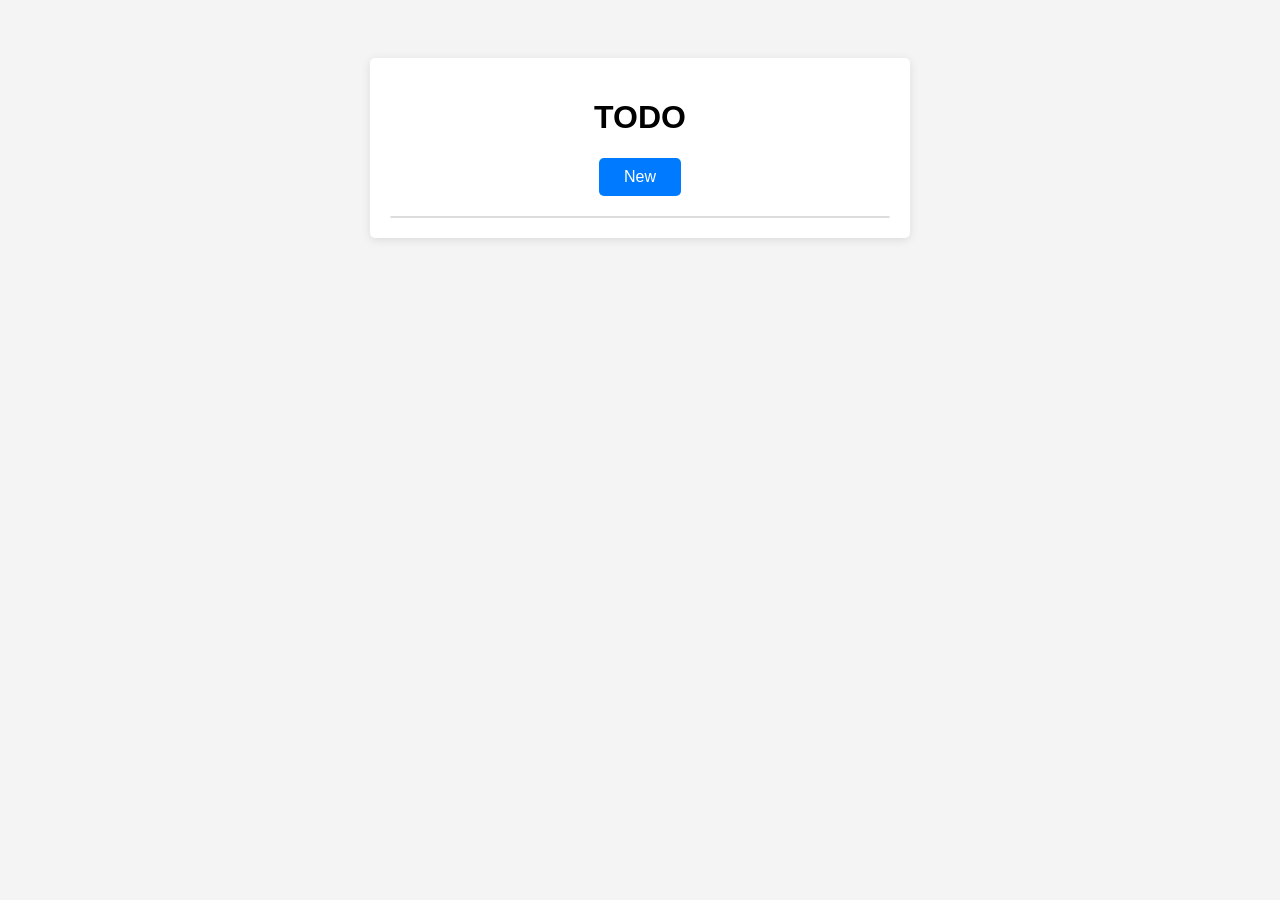
<file: cell03/ex03/index.html>
<!DOCTYPE html>
<html lang="en">
<head>
    <meta charset="UTF-8">
    <meta name="viewport" content="width=device-width, initial-scale=1.0">
    <title>To Do or Not To Do</title>
    <link rel="stylesheet" href="style.css">
    <script src="todo.js" defer></script>
</head>
<body>
    <div class="main-container">
        <h1>TODO</h1>
        <button id="new-todo-btn">New</button>
        <div id="ft_list"></div>
    </div>
</body>
</html>
</file>
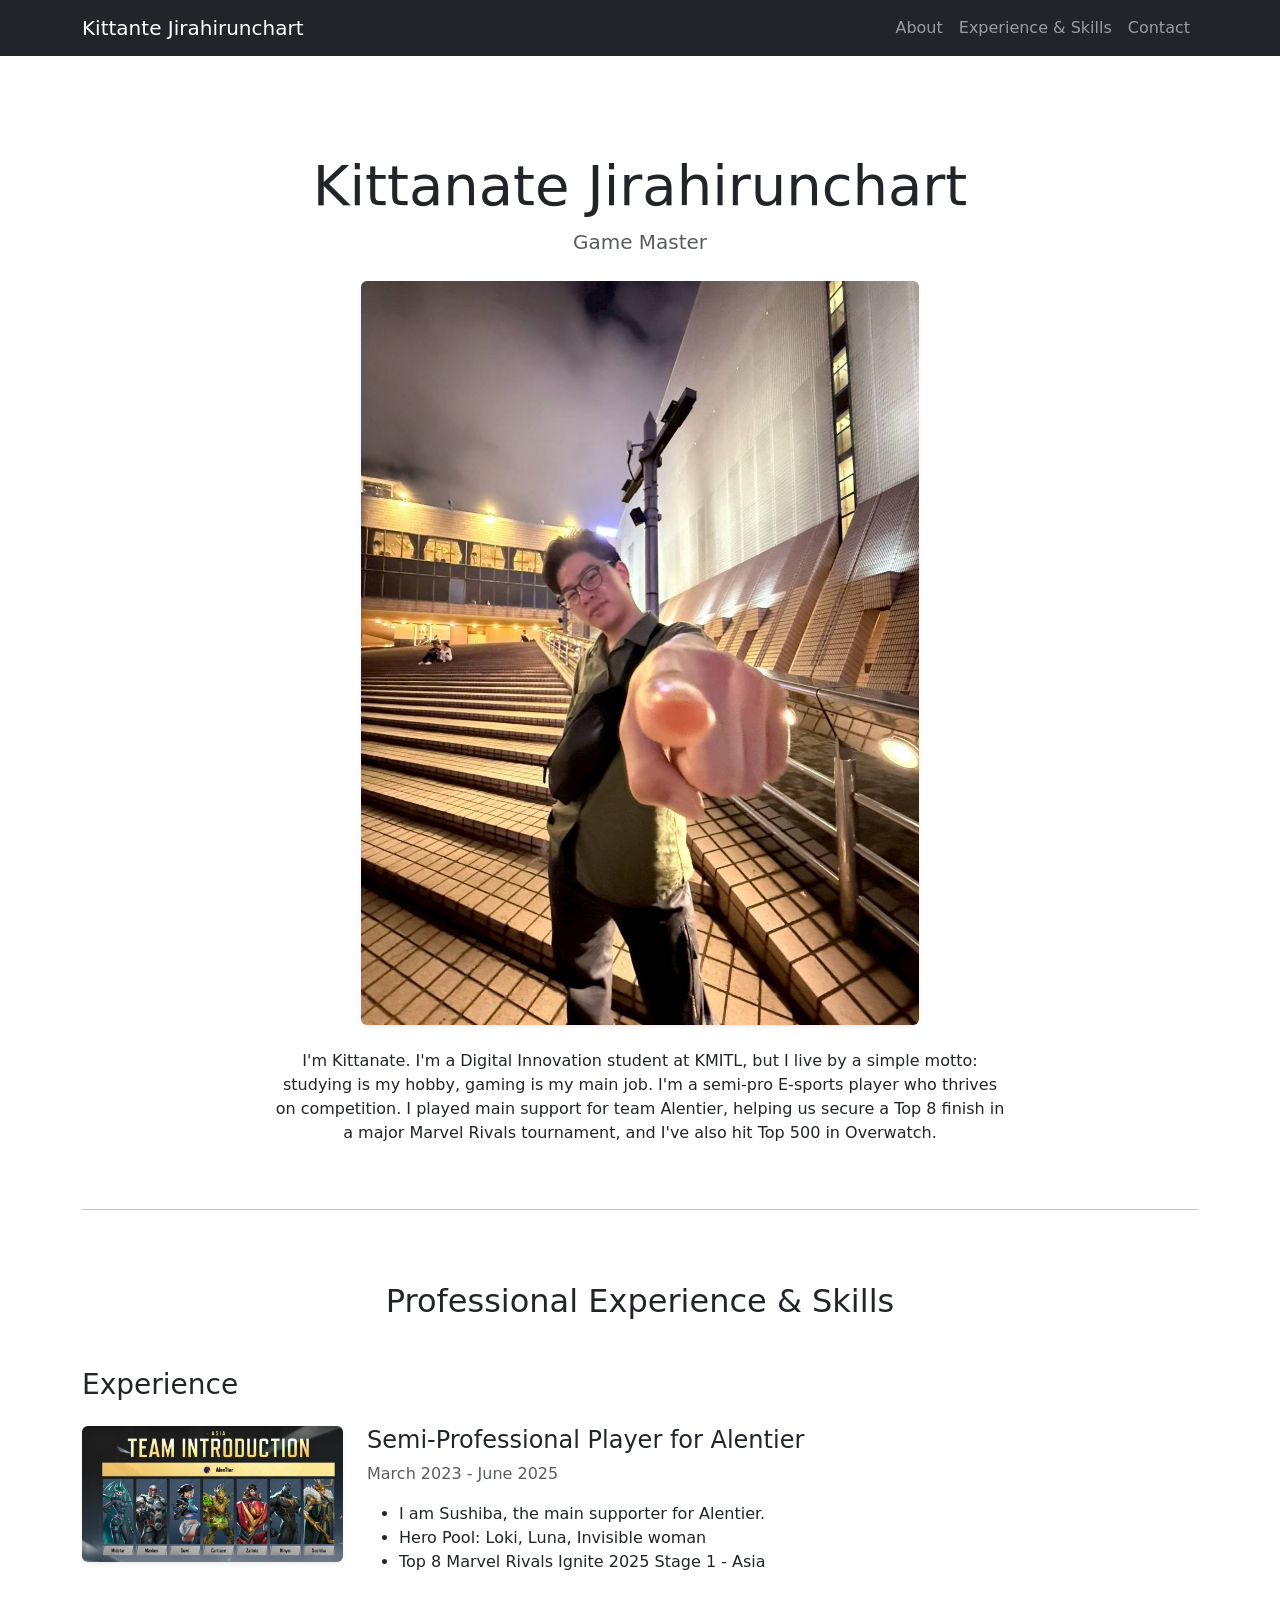
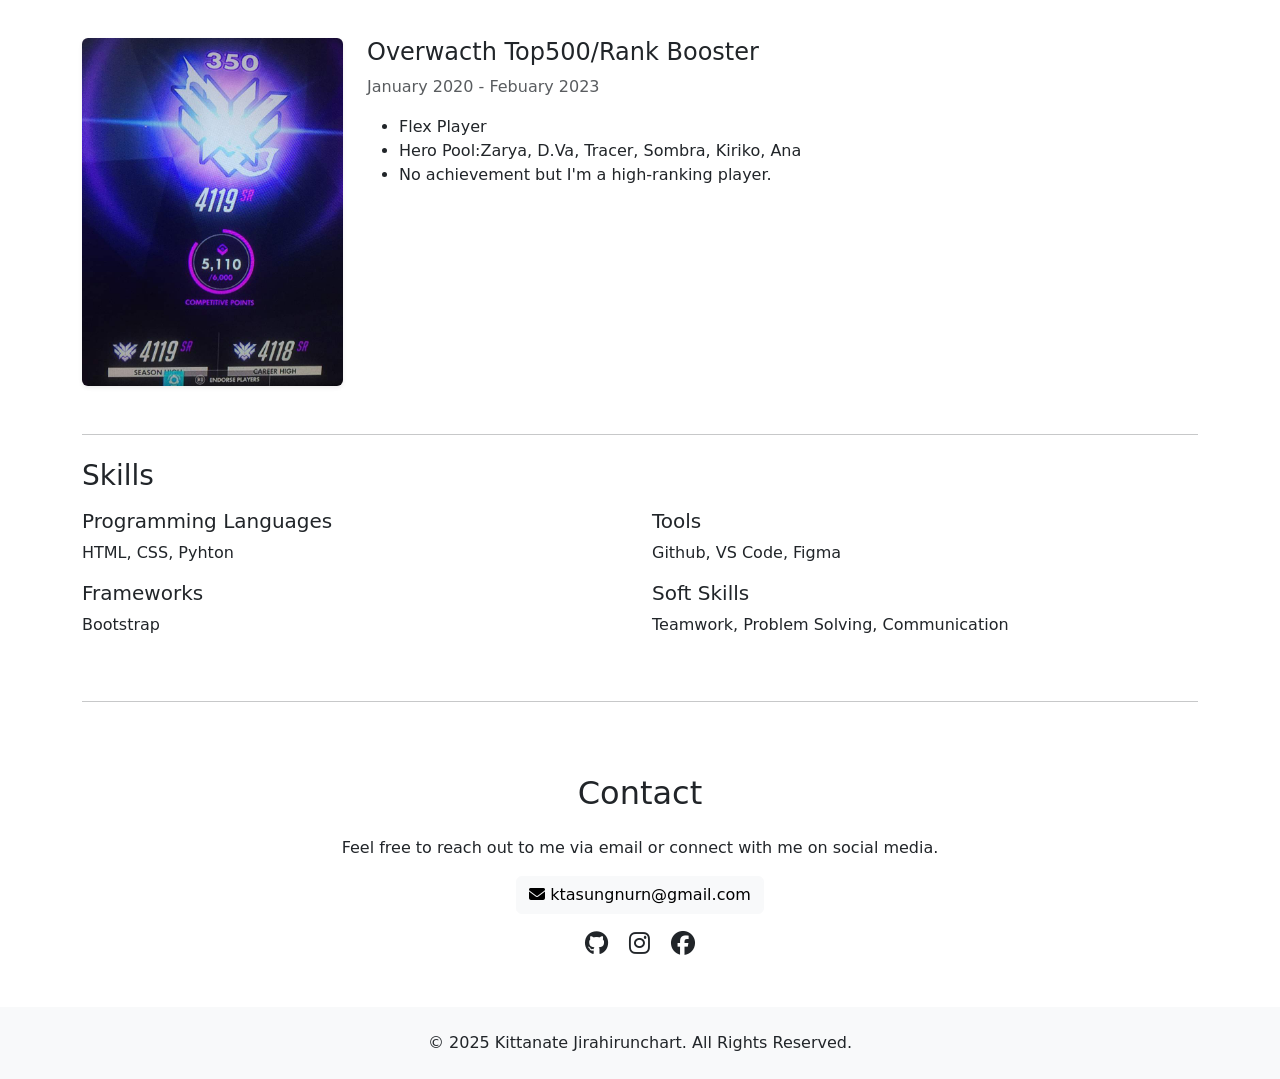
<file: rush/kjirahir.html>
<!DOCTYPE html>
<html lang="en">
<head>
    <meta charset="UTF-8">
    <meta name="viewport" content="width=device-width, initial-scale=1.0">
    <title>Kittante Jirahirunchart - GM</title>
    <link href="https://cdn.jsdelivr.net/npm/bootstrap@5.3.2/dist/css/bootstrap.min.css" rel="stylesheet">
    <link rel="stylesheet" href="https://cdnjs.cloudflare.com/ajax/libs/font-awesome/6.5.1/css/all.min.css">
    <style>
        body {
            padding-top: 56px;
        }
        section {
            scroll-margin-top: 56px;
        }
        
    </style>
</head>
<body>

    <nav class="navbar navbar-expand-lg navbar-dark bg-dark fixed-top">
        <div class="container">
            <a class="navbar-brand" href="index.html">Kittante Jirahirunchart</a>
            <button class="navbar-toggler" type="button" data-bs-toggle="collapse" data-bs-target="#navbarNav" aria-controls="navbarNav" aria-expanded="false" aria-label="Toggle navigation">
                <span class="navbar-toggler-icon"></span>
            </button>
            <div class="collapse navbar-collapse" id="navbarNav">
                <ul class="navbar-nav ms-auto">
                    <li class="nav-item">
                        <a class="nav-link" href="#about">About</a>
                    </li>
                    <li class="nav-item">
                        <a class="nav-link" href="#experience">Experience & Skills</a>
                    </li>
                    <li class="nav-item">
                        <a class="nav-link" href="#contact">Contact</a>
                    </li>
                </ul>
            </div>
        </div>
    </nav>

    <div class="container mt-5">

        <section id="about" class="pt-5 text-center">
            <h1 class="display-4">Kittanate Jirahirunchart</h1>
            <p class="lead text-muted">Game Master</p>
            
            <div class="my-4 w-50 mx-auto"> <img src="imgs/sushiba.jpg" class="img-fluid rounded shadow-sm" alt="A banner image representing your work or personality">
            </div>

            <div class="row justify-content-center">
                <div class="col-lg-8">
                    <p> I'm Kittanate. I'm a Digital Innovation student at KMITL, but I live by a simple motto: studying is my hobby, gaming is my main job.
                        I'm a semi-pro E-sports player who thrives on competition. I played main support for team Alentier, helping us secure a Top 8 finish in a major Marvel Rivals tournament, and I've also hit Top 500 in Overwatch.</p>
                </div>
            </div>
        </section>

        <hr class="my-5">

        <section id="experience" class="pt-4">
            <h2 class="mb-5 text-center">Professional Experience & Skills</h2>
            
            <h3 class="mb-4">Experience</h3>

            <div class="mb-5">
                <div class="row">
                    <div class="col-md-3 text-center mb-3 mb-md-0">
                        <img src="imgs/marvel.png" alt="Marvel Rivals game logo" class="img-fluid rounded shadow-sm">
                    </div>
                    <div class="col-md-9">
                        <h4>Semi-Professional Player for Alentier</h4>
                        <p class="text-muted">March 2023 - June 2025</p>
                        <ul>
                            <li>I am Sushiba, the main supporter for Alentier.</li>
                            <li>Hero Pool: Loki, Luna, Invisible woman</li>
                            <li>Top 8 Marvel Rivals Ignite 2025 Stage 1 - Asia</li>
                        </ul>
                    </div>
                </div>
            </div>

            <div class="mb-5">
                <div class="row">
                    <div class="col-md-3 text-center mb-3 mb-md-0">
                        <img src="imgs/overwatch.jpg" alt="Overwatch game logo" class="img-fluid rounded shadow-sm">
                    </div>
                    <div class="col-md-9">
                        <h4>Overwacth Top500/Rank Booster</h4>
                        <p class="text-muted">January 2020 - Febuary 2023</p>
                        <ul>
                            <li>Flex Player</li>
                            <li>Hero Pool:Zarya, D.Va, Tracer, Sombra, Kiriko, Ana</li>
                            <li>No achievement but I'm a high-ranking player.</li>
                        </ul>
                    </div>
                </div>
            </div>

            <hr class="my-4">

            <h3 class="mb-3">Skills</h3>
            <div class="row">
                <div class="col-md-6">
                    <h5>Programming Languages</h5>
                    <p>HTML, CSS, Pyhton</p>
                    <h5>Frameworks</h5>
                    <p>Bootstrap</p>
                </div>
                <div class="col-md-6">
                    <h5>Tools</h5>
                    <p>Github, VS Code, Figma</p>
                    <h5>Soft Skills</h5>
                    <p>Teamwork, Problem Solving, Communication</p>
                </div>
            </div>
        </section>

        <hr class="my-5">

        <section id="contact" class="pt-4">
            <div class="container text-center">
                <h2 class="mb-4">Contact</h2>
                <p>Feel free to reach out to me via email or connect with me on social media.</p>
                <p>
                    <a href="mailto:ktasungnurn@gmail.com" class="btn btn-light">
                        <i class="fas fa-envelope"></i> ktasungnurn@gmail.com
                    </a>
                </p>
                <div class="social-links mt-3">
                    <a href="https://github.com/Kittanate-Jira/discovery_piscine" class="h4 me-3 text-dark"><i class="fab fa-github"></i></a>
                    <a href="https://www.instagram.com/kittanate_jira/" class="h4 me-3 text-dark"><i class="fab fa-instagram"></i></a>
                    <a href="https://www.facebook.com/kittanate.jirahirunchart" class="h4 text-dark"><i class="fab fa-facebook"></i></a>
                </div>
            </div>
        </section>

    </div>

    <footer class="bg-light text-center py-4 mt-5">
        <div class="container">
            <p class="mb-0">&copy; 2025 Kittanate Jirahirunchart. All Rights Reserved.</p>
        </div>
    </footer>

    <script src="https://cdn.jsdelivr.net/npm/bootstrap@5.3.2/dist/js/bootstrap.bundle.min.js"></script>
</body>
</html>
</file>
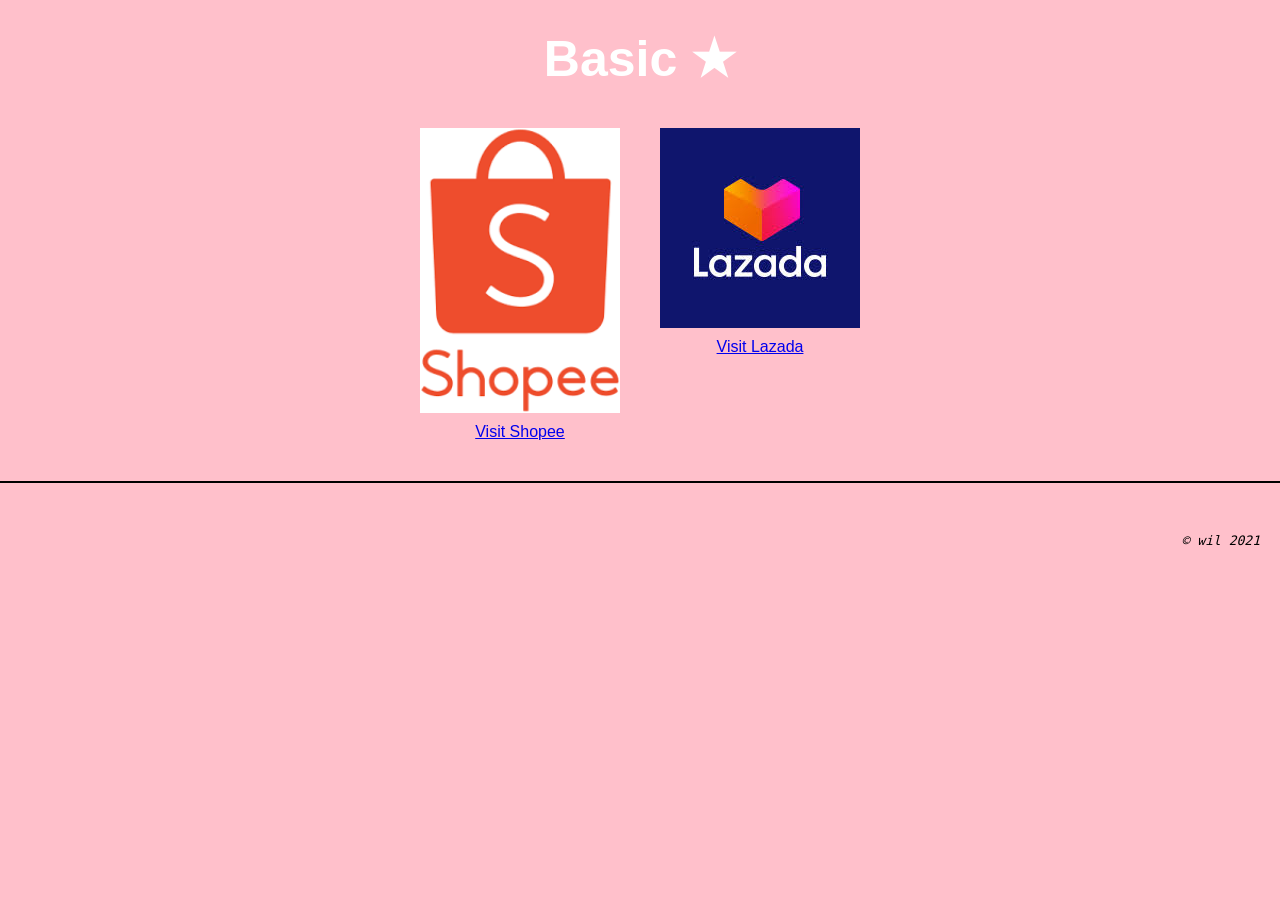
<file: cell01/ex04/basics.html>
<!DOCTYPE html>
<html lang="en">
<head>
    <meta charset="UTF-8">
    <meta name="viewport" content="width=device-width, initial-scale=1.0">
    <title>Document</title>
    <style>
        body {
            background-color: pink;
            font-family: Arial, sans-serif;
            margin: 0;
            padding: 0;
            text-align: center; /* center things in body*/
        }
        h1 {
            color: white;
            font-size: 50px;
            margin-top: 30px;
        }
        .images {
            display: flex;
            justify-content: center;
            margin: 40px 0;
        }
        .shop {
            margin: 0 20px;
        }
        .shop img {
            width: 200px;
            height: auto;
            display: block;
            margin-bottom: 10px;
        }
        hr {
            border: 1px solid black;
            margin: 40px 0;
        }
        .footer {
            text-align: right;
            font-style: italic;
            font-family: monospace;
            padding: 10px 20px;
        }
    </style>
</head>
<body>
    <h1>Basic ★</h1>


    <div class="images">
        <div class="shop">
            <img src="[data-uri]" alt="eBay">
            <a href="https://shopee.co.th" target="_blank">Visit Shopee</a>
        </div>
        <div class="shop">
            <img src="[data-uri]" alt="lazada">
            <a href="https://www.lazada.co.th" target="_blank">Visit Lazada</a>
        </div>
    </div>

    <hr>

    <div class="footer">
        © wil 2021
    </div>
</body>
</html>
</file>
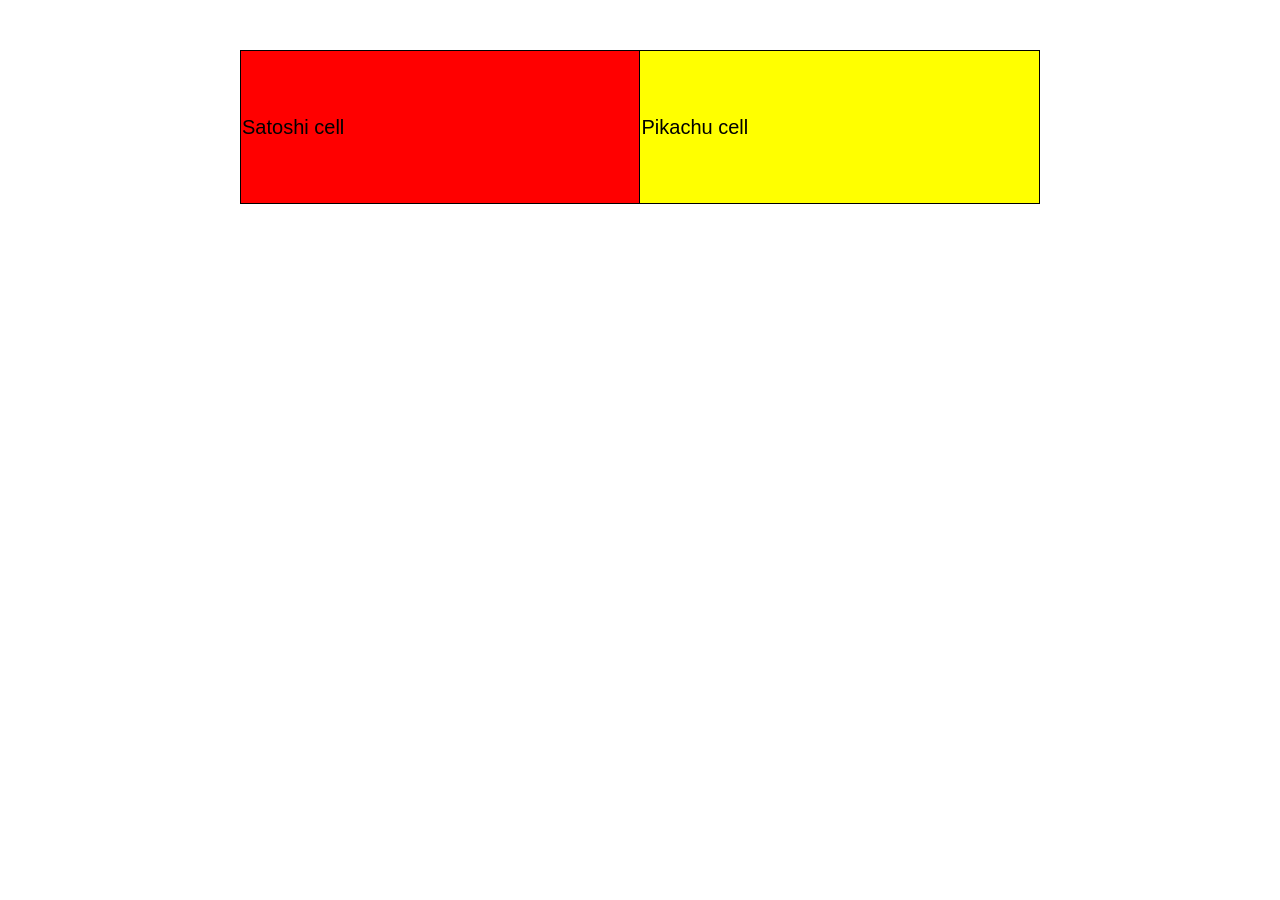
<file: cell01/ex05/tab.html>
<!DOCTYPE html>
<html lang="en">

<head>
    <meta charset="UTF-8">
    <title>Two Cells Table</title>
    <style>
        table {
            width: 800px;
            border-collapse: collapse;
            margin: 50px auto;
        }

        td {
            width: 400px;
            height: 150px;
            vertical-align: middle;
            font-size: 20px;
            font-family: Arial, sans-serif;
            border: 1px solid black;
        }

        .first {
            background-color: red;
        }

        .second {
            background-color: yellow;
        }

    </style>
</head>

<body>
    <table>
        <tr>
            <td class="first">Satoshi cell</td>
            <td class="second">Pikachu cell</td>
        </tr>
    </table>
</body>

</html>
</file>
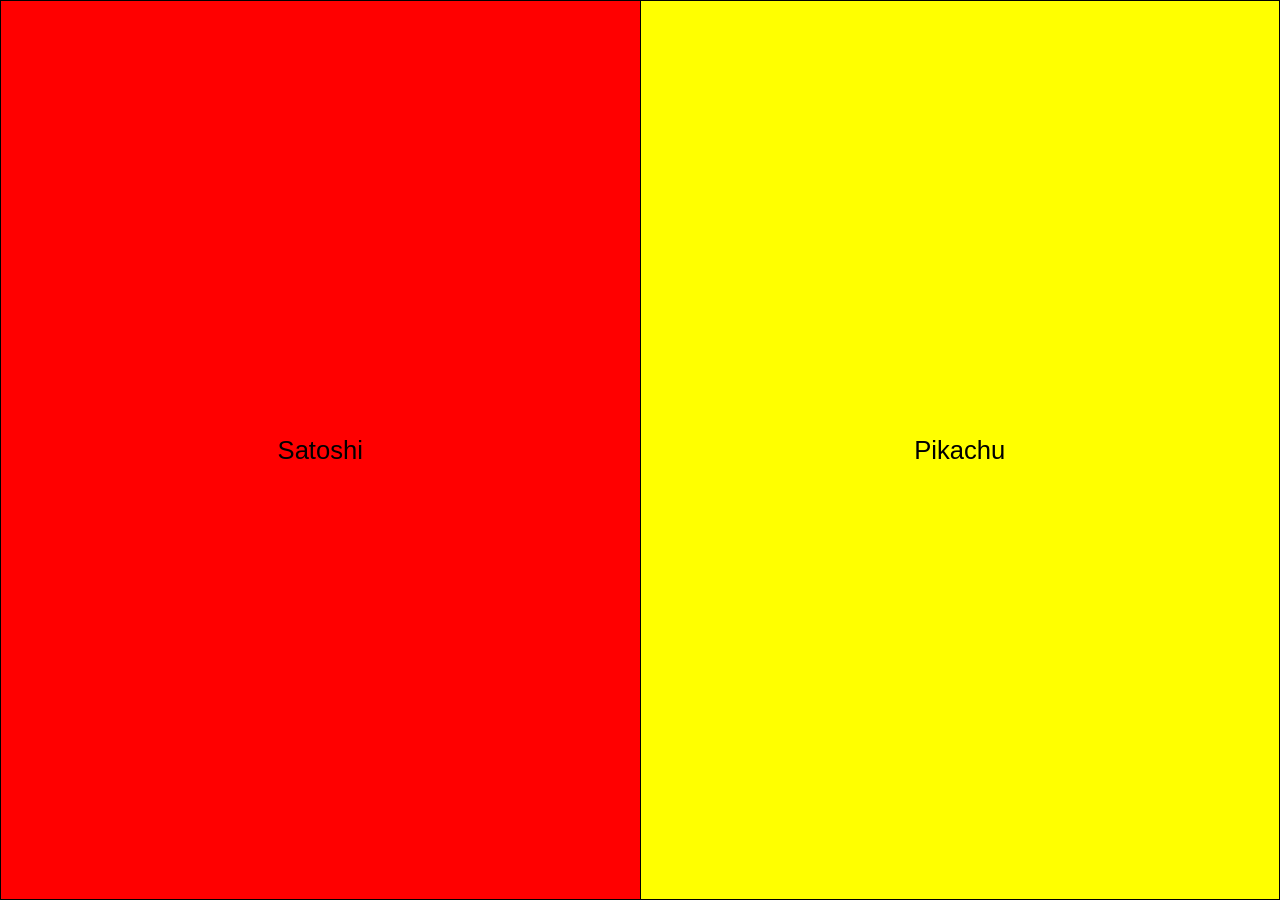
<file: cell01/ex06/responsive.html>
<!DOCTYPE html>
<html lang="en">
<head>
    <meta charset="UTF-8">
    <title>Responsive Table</title>
    <style>
        body {
            margin: 0;
            padding: 0;
        }

        table {
            width: 100%; 
            height: 100vh; 
            border-collapse: collapse;
        }

        td {
            width: 50%; 
            height: auto;
            vertical-align: middle;
            font-size: 2vw; 
            font-family: Arial, sans-serif;
            border: 1px solid black;
            text-align: center;
        }

        .first {
            background-color: red;
        }

        .second {
            background-color: yellow;
        }

        @media (max-width: 600px) {
            td {
                display: block;
                width: 100%;
                height: 50vh; 
            }
        }
    </style>
</head>
<body>
    <table>
        <tr>
            <td class="first">Satoshi</td>
            <td class="second">Pikachu</td>
        </tr>
    </table>
</body>
</html>
</file>
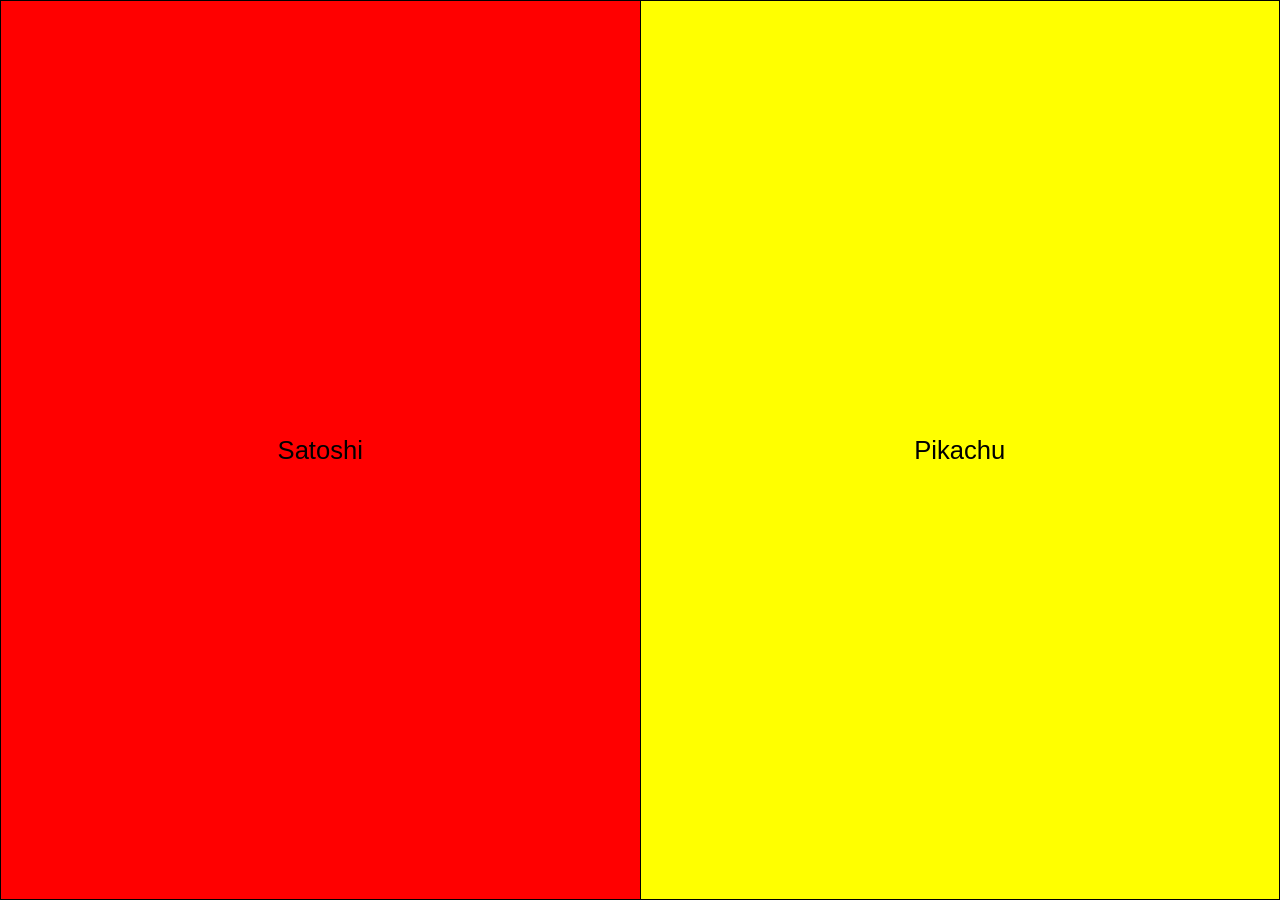
<file: cell02/ex00/responsive.html>
<!DOCTYPE html>
<html lang="en">
<head>
    <meta charset="UTF-8">
    <title>Improved Responsive Table</title>
    <link rel="stylesheet" href="responsive.css">
</head>
<body>
    <table>
        <tr>
            <td class="first">Satoshi</td>
            <td class="second">Pikachu</td>
        </tr>
    </table>
</body>
</html>
</file>
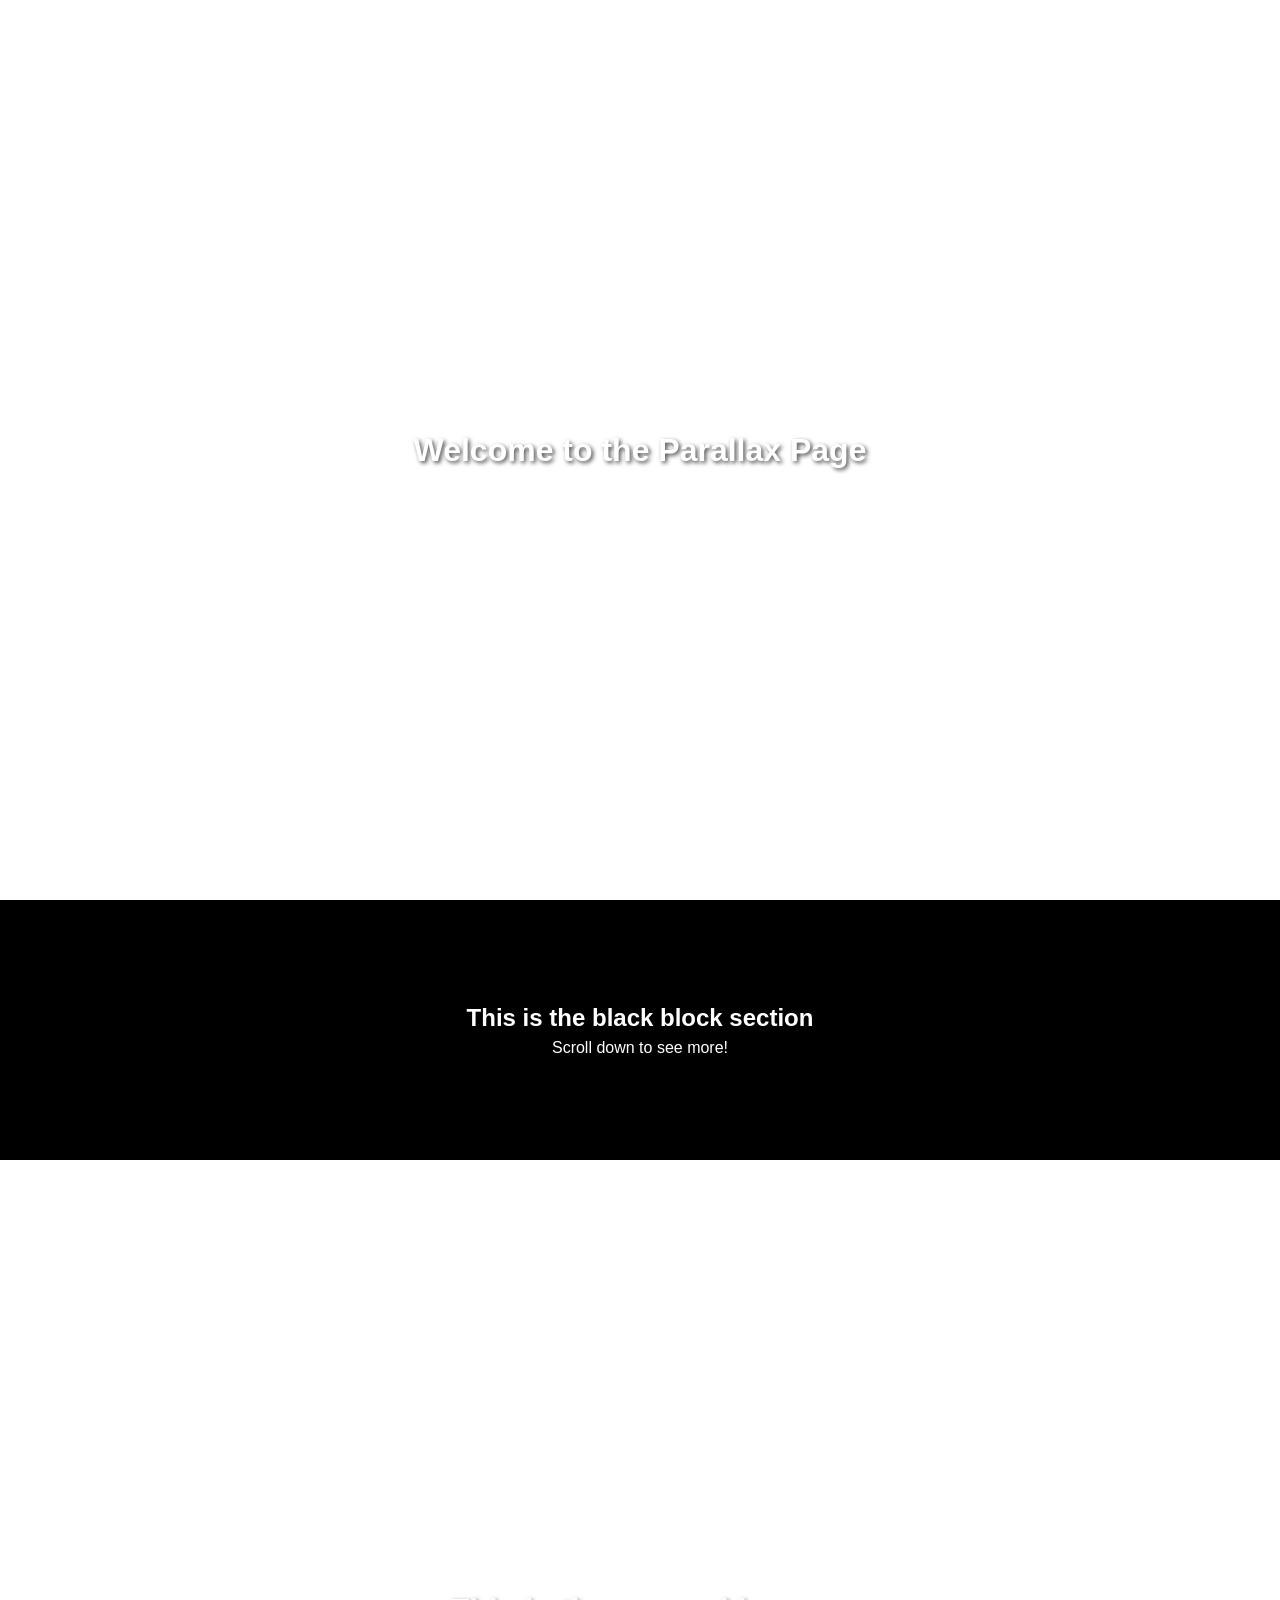
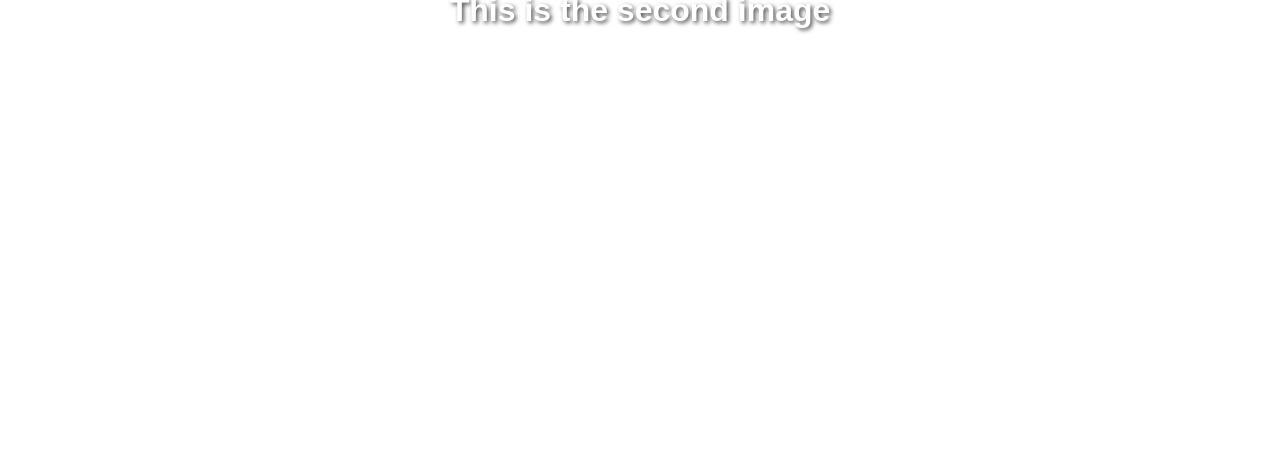
<file: cell02/ex02/parallax.html>
<!DOCTYPE html>
<html lang="en">
<head>
  <meta charset="UTF-8">
  <meta name="viewport" content="width=device-width, initial-scale=1.0">
  <title>Parallax Exercise</title>
  <link rel="stylesheet" href="parallax.css">
</head>
<body>

  <div class="parallax bg1">
    <div class="message">Welcome to the Parallax Page</div>
  </div>

  <div class="content">
    <h2>This is the black block section</h2>
    <p>Scroll down to see more!</p>
  </div>

  <div class="parallax bg2">
    <div class="message">This is the second image</div>
  </div>

</body>
</html>
</file>
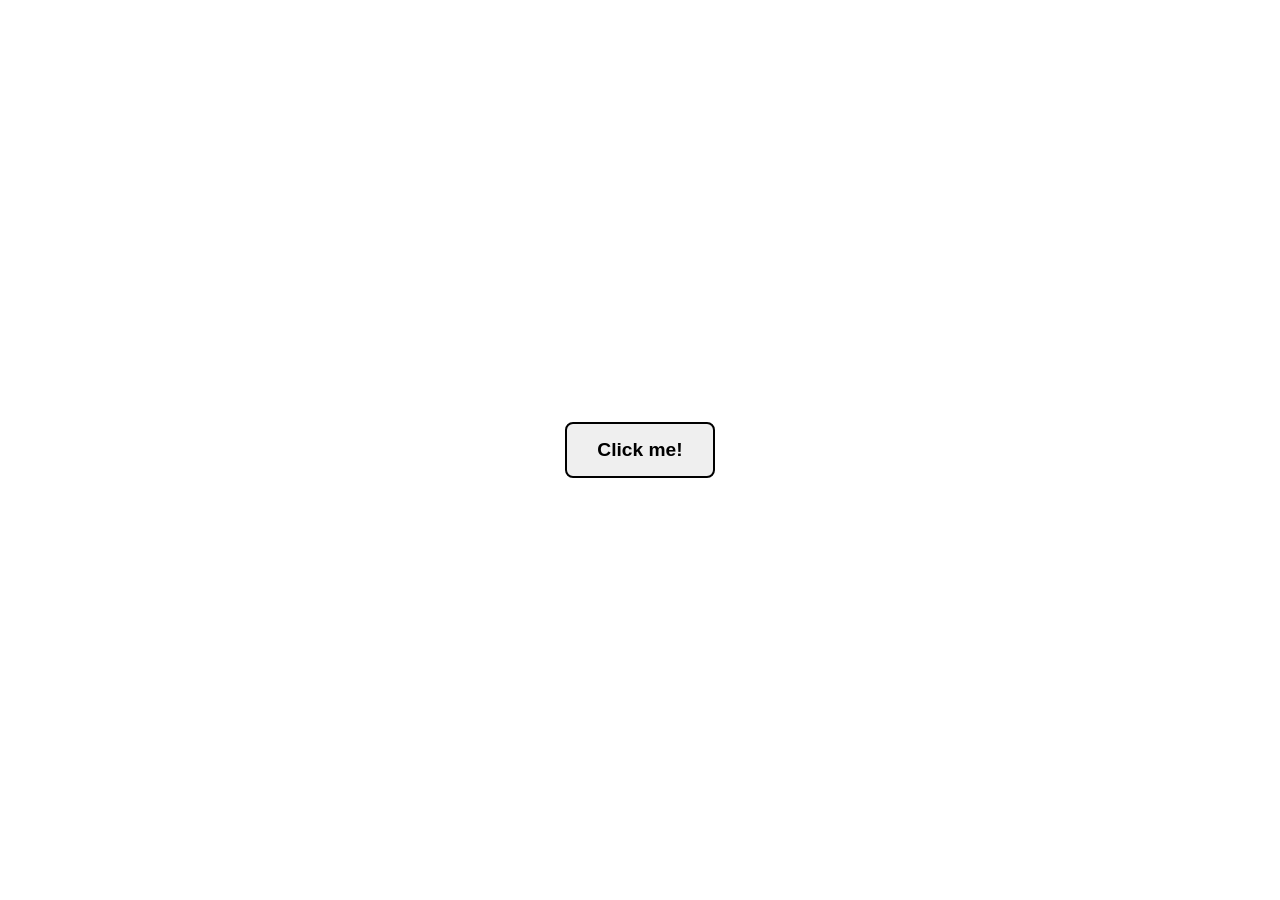
<file: cell03/ex00/background.html>
<!DOCTYPE html>
<html lang="en">
<head>
    <meta charset="UTF-8">
    <meta name="viewport" content="width=device-width, initial-scale=1.0">
    <title>Change Background</title>
    <link rel="stylesheet" href="background.css">
    <script src="background.js" defer></script>
</head>
<body>
    <button id="colorChangeBtn">Click me!</button>
</body>
</html>
</file>
<file: cell03/ex03/style.css>
body {
    font-family: 'Helvetica Neue', Helvetica, Arial, sans-serif;
    background-color: #f4f4f4;
    display: flex;
    justify-content: center;
    padding-top: 50px;
}

.main-container {
    background: white;
    width: 500px;
    padding: 20px;
    box-shadow: 0 2px 10px rgba(0, 0, 0, 0.1);
    border-radius: 5px;
}

h1 {
    text-align: center;
}

#new-todo-btn {
    display: block;
    margin: 0 auto 20px auto;
    padding: 10px 25px;
    font-size: 16px;
    cursor: pointer;
    background-color: #007bff;
    color: white;
    border: none;
    border-radius: 5px;
}

#ft_list {
    border: 1px solid #ddd;
    border-radius: 5px;
}

.todo-item {
    padding: 15px;
    border-bottom: 1px solid #eee;
    cursor: pointer;
    transition: background-color 0.2s ease;
}

.todo-item:last-child {
    border-bottom: none;
}

.todo-item:hover {
    background-color: #f9f9f9;
}
</file>
<file: cell02/ex00/responsive.css>
body {
    margin: 0;
    padding: 0;
}

table {
    width: 100%;          
    height: 100vh;        
    border-collapse: collapse;
}

td {
    width: 50%;           
    height: auto;
    vertical-align: middle;
    font-size: 2vw;       
    font-family: Arial, sans-serif;
    border: 1px solid black;
    text-align: center;
}

.first {
    background-color: red;
}

.second {
    background-color: yellow;
}

@media (max-width: 600px) {
    td {
        display: block;
        width: 100%;
        height: 50vh;     
    }
}
</file>
<file: cell02/ex02/parallax.css>
* {
  margin: 0;
  padding: 0;
  box-sizing: border-box;
}

body, html {
  height: 100%;
  font-family: Arial, sans-serif;
  line-height: 1.5;
}

.parallax {
  height: 100vh;  
  background-attachment: fixed;
  background-position: center;
  background-repeat: no-repeat;
  background-size: cover;
  display: flex;
  justify-content: center;
  align-items: center;
  color: white;
  font-size: 2rem;
  font-weight: bold;
  text-shadow: 2px 2px 4px rgba(0,0,0,0.7);
}

.bg1 {
  background-image: url('https://i.pinimg.com/736x/9c/1a/09/9c1a09e9ac1231a8b71e4220b9f27123.jpg'); 
}

.bg2 {
  background-image: url('https://mustsharenews.com/wp-content/uploads/2020/07/corgi-meme-king-adorable.jpg'); 
}

.content {
  background: black;
  color: white;
  padding: 100px 20px;
  text-align: center;
}
</file>
<file: cell03/ex00/background.css>
body {
    
    display: flex;
    justify-content: center;
    align-items: center;
    min-height: 100vh; 
    margin: 0; 

    transition: background-color 0.5s ease;
}

button {
    padding: 15px 30px;
    font-size: 1.2rem;
    font-weight: bold;
    cursor: pointer; 
    border: 2px solid black;
    border-radius: 8px; 
}
</file>
